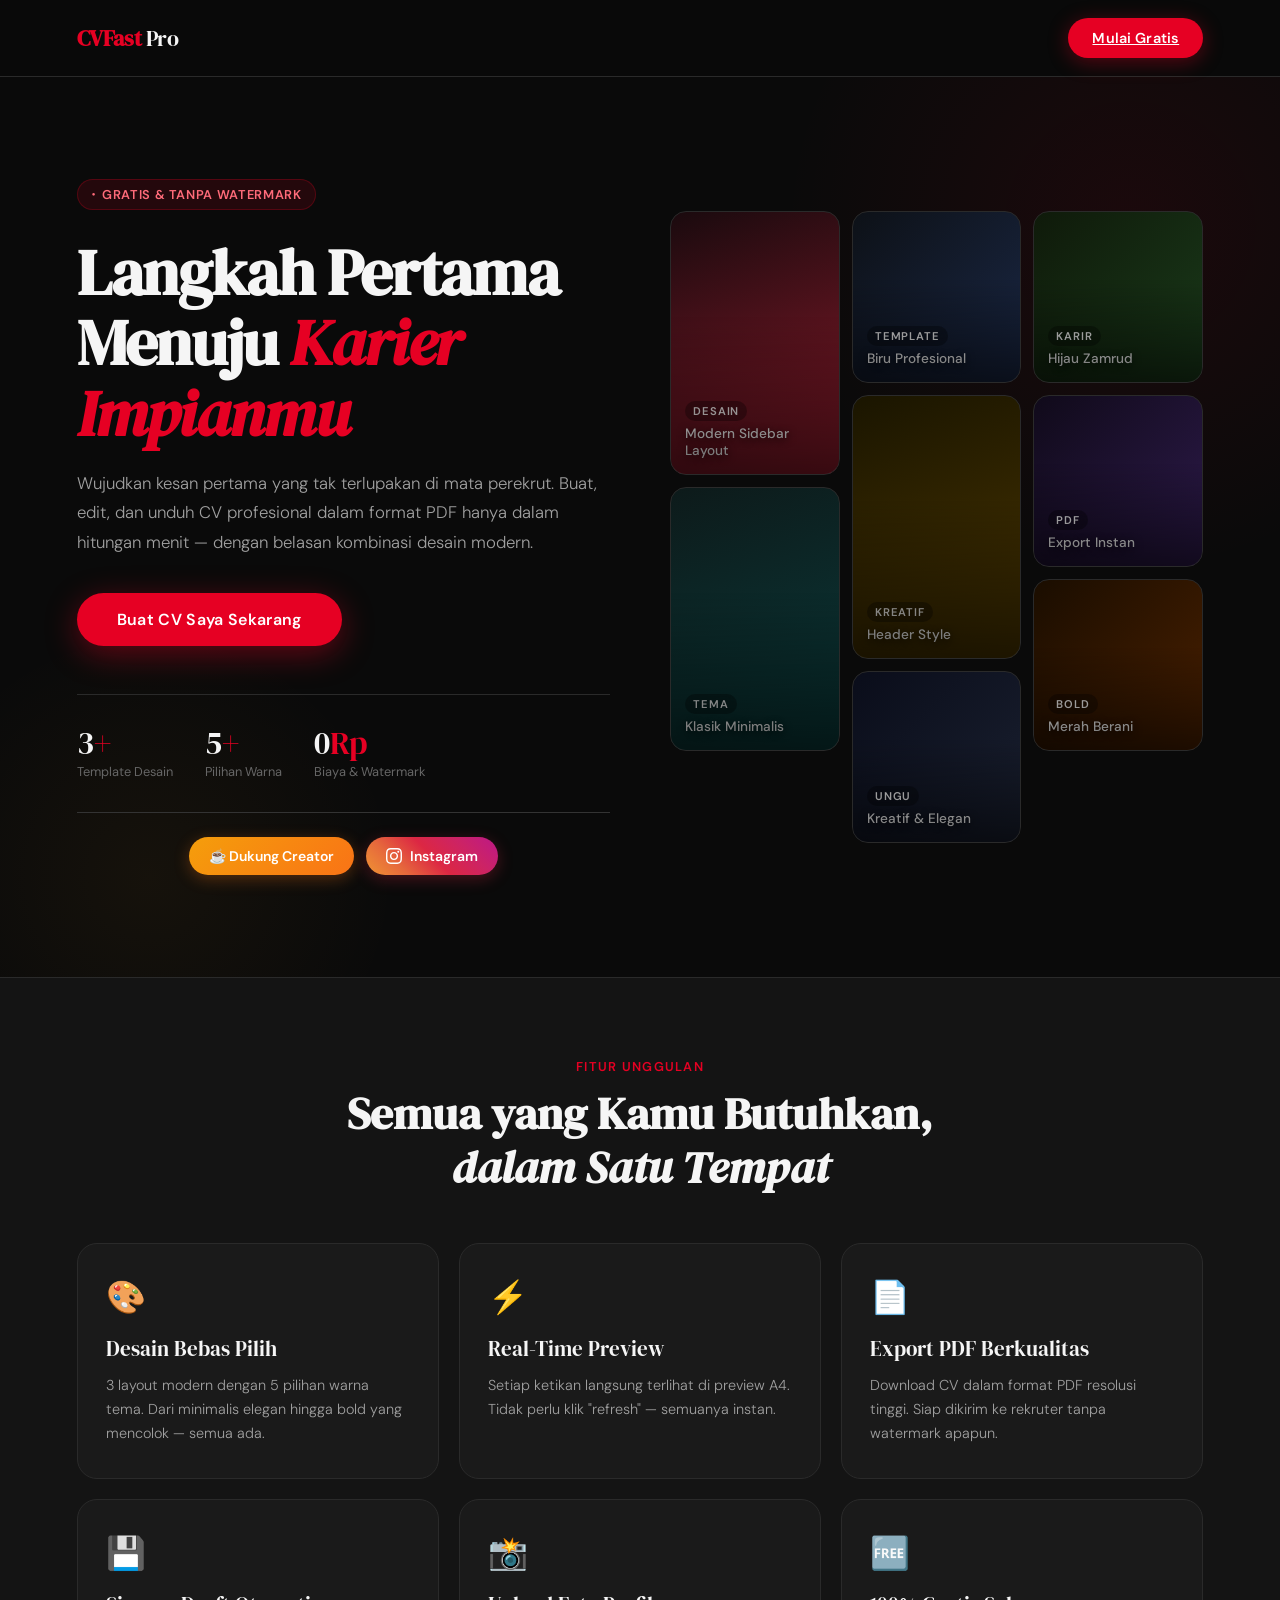
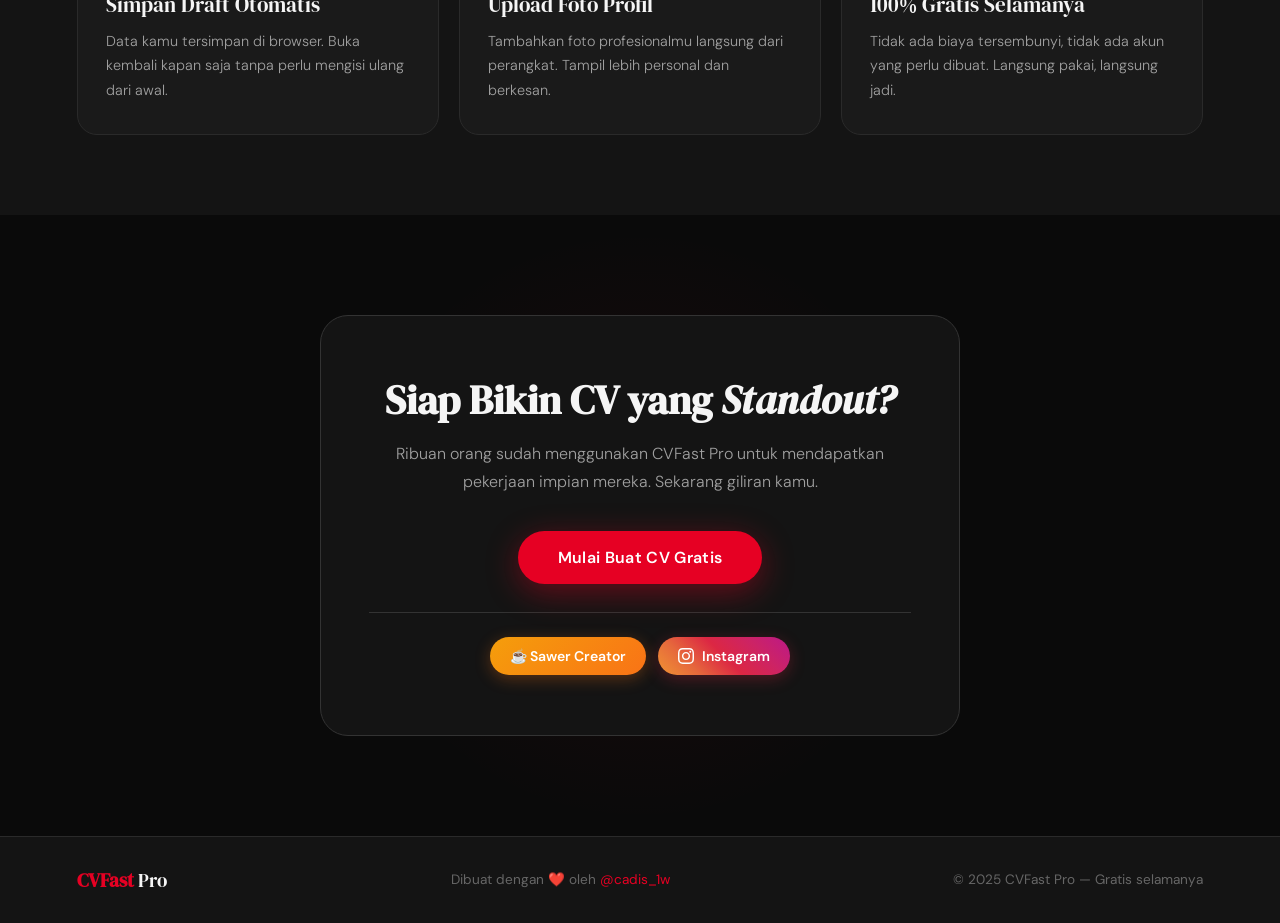
<file: index.html>
<!DOCTYPE html>
<html lang="id">
<head>
    <meta charset="UTF-8">
    <meta name="viewport" content="width=device-width, initial-scale=1.0">
    <meta name="google-site-verification" content="LxJG5aFXqgA5hO2muV0BV7WX-N5NAlKtzQ4gU8jWi6Q" />
    <meta name="description" content="CVFast Pro: Buat CV profesional, modern, dan gratis dengan cepat. Download CV PDF tanpa watermark.">
    <meta name="keywords" content="buat cv online, template cv gratis, cv profesional, aplikasi pembuat cv, cv builder pdf">
    <meta name="author" content="CVFast Pro">
    <meta property="og:title" content="CVFast Pro - Buat CV Profesional Gratis">
    <meta property="og:description" content="Buat CV impianmu dalam hitungan menit tanpa ribet.">
    <meta property="og:type" content="website">
    <meta property="og:url" content="https://felix-x0.github.io/">
    <title>CVFast Pro | Buat CV Profesional dengan Cepat</title>
    <link rel="stylesheet" href="style.css">
    <link href="https://fonts.googleapis.com/css2?family=DM+Serif+Display:ital@0;1&family=DM+Sans:ital,opsz,wght@0,9..40,300;0,9..40,400;0,9..40,500;0,9..40,600;1,9..40,300&display=swap" rel="stylesheet">
</head>
<body class="landing-page">

    <nav class="navbar">
        <div class="logo"><strong>CVFast</strong> Pro</div>
        <a href="editor.html" class="btn-primary">Mulai Gratis</a>
    </nav>

    <header class="hero">
        <div class="hero-content">
            <div class="badge">Gratis &amp; Tanpa Watermark</div>
            <h1>Langkah Pertama Menuju <span class="highlight">Karier Impianmu</span></h1>
            <p>Wujudkan kesan pertama yang tak terlupakan di mata perekrut. Buat, edit, dan unduh CV profesional dalam format PDF hanya dalam hitungan menit — dengan belasan kombinasi desain modern.</p>

            <div class="hero-buttons">
                <a href="editor.html" class="btn-large">Buat CV Saya Sekarang</a>
            </div>

            <div class="stats-row">
                <div class="stat">
                    <div class="stat-number">3<span>+</span></div>
                    <div class="stat-label">Template Desain</div>
                </div>
                <div class="stat">
                    <div class="stat-number">5<span>+</span></div>
                    <div class="stat-label">Pilihan Warna</div>
                </div>
                <div class="stat">
                    <div class="stat-number">0<span>Rp</span></div>
                    <div class="stat-label">Biaya & Watermark</div>
                </div>
            </div>

            <div class="creator-links">
                <a href="https://sociabuzz.com/cadis77/tribe" target="_blank" class="btn-donate">☕ Dukung Creator</a>
                <a href="https://www.instagram.com/cadis_1w?igsh=MXh3OXkzNWJyYjA5dQ%3D%3D&utm_source=qr" target="_blank" class="btn-ig">
                    <svg width="16" height="16" fill="currentColor" viewBox="0 0 24 24"><path d="M12 2.163c3.204 0 3.584.012 4.85.07 3.252.148 4.771 1.691 4.919 4.919.058 1.265.069 1.645.069 4.849 0 3.205-.012 3.584-.069 4.849-.149 3.225-1.664 4.771-4.919 4.919-1.266.058-1.644.07-4.85.07-3.204 0-3.584-.012-4.849-.07-3.26-.149-4.771-1.699-4.919-4.92-.058-1.265-.07-1.644-.07-4.849 0-3.204.013-3.583.07-4.849.149-3.227 1.664-4.771 4.919-4.919 1.266-.057 1.645-.069 4.849-.069zm0-2.163c-3.259 0-3.667.014-4.947.072-4.358.2-6.78 2.618-6.98 6.98-.059 1.281-.073 1.689-.073 4.948 0 3.259.014 3.668.072 4.948.2 4.358 2.618 6.78 6.98 6.98 1.281.058 1.689.072 4.948.072 3.259 0 3.668-.014 4.948-.072 4.354-.2 6.782-2.618 6.979-6.98.059-1.28.073-1.689.073-4.948 0-3.259-.014-3.667-.072-4.947-.196-4.354-2.617-6.78-6.979-6.98-1.281-.059-1.69-.073-4.949-.073zm0 5.838c-3.403 0-6.162 2.759-6.162 6.162s2.759 6.163 6.162 6.163 6.162-2.759 6.162-6.163c0-3.403-2.759-6.162-6.162-6.162zm0 10.162c-2.209 0-4-1.79-4-4 0-2.209 1.791-4 4-4s4 1.791 4 4c0 2.21-1.791 4-4 4zm6.406-11.845c-.796 0-1.441.645-1.441 1.44s.645 1.44 1.441 1.44c.795 0 1.439-.645 1.439-1.44s-.644-1.44-1.439-1.44z"/></svg>
                    Instagram
                </a>
            </div>
        </div>

        <!-- Pinterest-style moodboard -->
        <div class="hero-visual">
            <div class="pin-grid">
                <div class="pin-card pc-1">
                    <div class="pin-card-inner">
                        <span class="pin-card-tag">Desain</span>
                        <div class="pin-card-title">Modern Sidebar Layout</div>
                    </div>
                </div>
                <div class="pin-card pc-2">
                    <div class="pin-card-inner">
                        <span class="pin-card-tag">Template</span>
                        <div class="pin-card-title">Biru Profesional</div>
                    </div>
                </div>
                <div class="pin-card pc-3">
                    <div class="pin-card-inner">
                        <span class="pin-card-tag">Karir</span>
                        <div class="pin-card-title">Hijau Zamrud</div>
                    </div>
                </div>
                <div class="pin-card pc-4">
                    <div class="pin-card-inner">
                        <span class="pin-card-tag">Kreatif</span>
                        <div class="pin-card-title">Header Style</div>
                    </div>
                </div>
                <div class="pin-card pc-5">
                    <div class="pin-card-inner">
                        <span class="pin-card-tag">PDF</span>
                        <div class="pin-card-title">Export Instan</div>
                    </div>
                </div>
                <div class="pin-card pc-6">
                    <div class="pin-card-inner">
                        <span class="pin-card-tag">Tema</span>
                        <div class="pin-card-title">Klasik Minimalis</div>
                    </div>
                </div>
                <div class="pin-card pc-7">
                    <div class="pin-card-inner">
                        <span class="pin-card-tag">Bold</span>
                        <div class="pin-card-title">Merah Berani</div>
                    </div>
                </div>
                <div class="pin-card pc-8">
                    <div class="pin-card-inner">
                        <span class="pin-card-tag">Ungu</span>
                        <div class="pin-card-title">Kreatif &amp; Elegan</div>
                    </div>
                </div>
            </div>
        </div>
    </header>

    <!-- Features Section -->
    <section class="features-section">
        <div style="text-align:center; max-width: 600px; margin: 0 auto;">
            <div class="section-eyebrow">Fitur Unggulan</div>
            <h2 class="section-title">Semua yang Kamu Butuhkan,<br><em>dalam Satu Tempat</em></h2>
        </div>
        <div class="features-grid">
            <div class="feature-card">
                <span class="feature-icon">🎨</span>
                <div class="feature-title">Desain Bebas Pilih</div>
                <p class="feature-desc">3 layout modern dengan 5 pilihan warna tema. Dari minimalis elegan hingga bold yang mencolok — semua ada.</p>
            </div>
            <div class="feature-card">
                <span class="feature-icon">⚡</span>
                <div class="feature-title">Real-Time Preview</div>
                <p class="feature-desc">Setiap ketikan langsung terlihat di preview A4. Tidak perlu klik "refresh" — semuanya instan.</p>
            </div>
            <div class="feature-card">
                <span class="feature-icon">📄</span>
                <div class="feature-title">Export PDF Berkualitas</div>
                <p class="feature-desc">Download CV dalam format PDF resolusi tinggi. Siap dikirim ke rekruter tanpa watermark apapun.</p>
            </div>
            <div class="feature-card">
                <span class="feature-icon">💾</span>
                <div class="feature-title">Simpan Draft Otomatis</div>
                <p class="feature-desc">Data kamu tersimpan di browser. Buka kembali kapan saja tanpa perlu mengisi ulang dari awal.</p>
            </div>
            <div class="feature-card">
                <span class="feature-icon">📸</span>
                <div class="feature-title">Upload Foto Profil</div>
                <p class="feature-desc">Tambahkan foto profesionalmu langsung dari perangkat. Tampil lebih personal dan berkesan.</p>
            </div>
            <div class="feature-card">
                <span class="feature-icon">🆓</span>
                <div class="feature-title">100% Gratis Selamanya</div>
                <p class="feature-desc">Tidak ada biaya tersembunyi, tidak ada akun yang perlu dibuat. Langsung pakai, langsung jadi.</p>
            </div>
        </div>
    </section>

    <!-- CTA Section -->
    <section class="cta-section">
        <div class="cta-box">
            <h2>Siap Bikin CV yang <em>Standout?</em></h2>
            <p>Ribuan orang sudah menggunakan CVFast Pro untuk mendapatkan pekerjaan impian mereka. Sekarang giliran kamu.</p>
            <a href="editor.html" class="btn-large">Mulai Buat CV Gratis</a>
            <div class="creator-links" style="margin-top: 28px;">
                <a href="https://sociabuzz.com/cadis77/tribe" target="_blank" class="btn-donate">☕ Sawer Creator</a>
                <a href="https://www.instagram.com/cadis_1w?igsh=MXh3OXkzNWJyYjA5dQ%3D%3D&utm_source=qr" target="_blank" class="btn-ig">
                    <svg width="16" height="16" fill="currentColor" viewBox="0 0 24 24"><path d="M12 2.163c3.204 0 3.584.012 4.85.07 3.252.148 4.771 1.691 4.919 4.919.058 1.265.069 1.645.069 4.849 0 3.205-.012 3.584-.069 4.849-.149 3.225-1.664 4.771-4.919 4.919-1.266.058-1.644.07-4.85.07-3.204 0-3.584-.012-4.849-.07-3.26-.149-4.771-1.699-4.919-4.92-.058-1.265-.07-1.644-.07-4.849 0-3.204.013-3.583.07-4.849.149-3.227 1.664-4.771 4.919-4.919 1.266-.057 1.645-.069 4.849-.069zm0-2.163c-3.259 0-3.667.014-4.947.072-4.358.2-6.78 2.618-6.98 6.98-.059 1.281-.073 1.689-.073 4.948 0 3.259.014 3.668.072 4.948.2 4.358 2.618 6.78 6.98 6.98 1.281.058 1.689.072 4.948.072 3.259 0 3.668-.014 4.948-.072 4.354-.2 6.782-2.618 6.979-6.98.059-1.28.073-1.689.073-4.948 0-3.259-.014-3.667-.072-4.947-.196-4.354-2.617-6.78-6.979-6.98-1.281-.059-1.69-.073-4.949-.073zm0 5.838c-3.403 0-6.162 2.759-6.162 6.162s2.759 6.163 6.162 6.163 6.162-2.759 6.162-6.163c0-3.403-2.759-6.162-6.162-6.162zm0 10.162c-2.209 0-4-1.79-4-4 0-2.209 1.791-4 4-4s4 1.791 4 4c0 2.21-1.791 4-4 4zm6.406-11.845c-.796 0-1.441.645-1.441 1.44s.645 1.44 1.441 1.44c.795 0 1.439-.645 1.439-1.44s-.644-1.44-1.439-1.44z"/></svg>
                    Instagram
                </a>
            </div>
        </div>
    </section>

    <footer class="landing-footer">
        <div class="footer-logo"><strong>CVFast</strong> Pro</div>
        <div class="footer-text">Dibuat dengan ❤️ oleh <a href="https://www.instagram.com/cadis_1w" target="_blank" style="color: var(--pin-red); text-decoration: none;">@cadis_1w</a></div>
        <div class="footer-text">© 2025 CVFast Pro — Gratis selamanya</div>
    </footer>

</body>
</html>
</file>
<file: style.css>
@import url('https://fonts.googleapis.com/css2?family=DM+Serif+Display:ital@0;1&family=DM+Sans:ital,opsz,wght@0,9..40,300;0,9..40,400;0,9..40,500;0,9..40,600;1,9..40,300&display=swap');

:root {
    --pin-red: #E60023;
    --pin-red-dark: #AD081B;
    --pin-red-light: #FF2B45;
    --dark-bg: #0a0a0a;
    --dark-surface: #141414;
    --dark-card: #1a1a1a;
    --dark-border: #2a2a2a;
    --dark-border-light: #333;
    --text-primary: #f5f5f5;
    --text-secondary: #a0a0a0;
    --text-muted: #666;
    --accent-warm: #FF6B35;
    --accent-gold: #F5A623;
    --app-bg: #0a0a0a;
    --app-text: #f5f5f5;
    --app-border: #2a2a2a;
    --app-primary: #E60023;
}

* { margin: 0; padding: 0; box-sizing: border-box; }
body { background-color: var(--dark-bg); color: var(--text-primary); font-family: 'DM Sans', sans-serif; -webkit-font-smoothing: antialiased; }

/* ─── CURSOR ─── */
*, *::before, *::after { cursor: default; }
a, button, [role="button"], select, input[type="file"], input[type="submit"] { cursor: pointer !important; }

/* ─── SCROLLBAR ─── */
::-webkit-scrollbar { width: 6px; }
::-webkit-scrollbar-track { background: var(--dark-bg); }
::-webkit-scrollbar-thumb { background: #333; border-radius: 3px; }
::-webkit-scrollbar-thumb:hover { background: #444; }

/* ─── UI BUTTONS ─── */
.btn-primary, .btn-secondary, .btn-large {
    padding: 11px 24px; border-radius: 100px; border: none; cursor: pointer !important;
    font-weight: 600; font-family: 'DM Sans', sans-serif; transition: all 0.25s cubic-bezier(0.34, 1.56, 0.64, 1); letter-spacing: 0.01em; font-size: 0.9rem;
}
.btn-primary { background: var(--pin-red); color: white; box-shadow: 0 4px 20px rgba(230, 0, 35, 0.35); }
.btn-primary:hover { background: var(--pin-red-light); transform: translateY(-2px); box-shadow: 0 8px 30px rgba(230, 0, 35, 0.5); }
.btn-secondary { background: var(--dark-card); color: var(--text-primary); border: 1px solid var(--dark-border-light); }
.btn-secondary:hover { background: #222; border-color: #555; transform: translateY(-1px); }
.btn-large {
    font-size: 1rem; padding: 16px 40px; display: inline-block; text-decoration: none;
    background: var(--pin-red); color: white; letter-spacing: 0.02em;
    box-shadow: 0 8px 32px rgba(230, 0, 35, 0.4); border-radius: 100px;
    transition: all 0.3s cubic-bezier(0.34, 1.56, 0.64, 1);
}
.btn-large:hover { background: var(--pin-red-light); transform: translateY(-3px) scale(1.02); box-shadow: 0 16px 48px rgba(230, 0, 35, 0.55); }

/* ─── DONATE / IG BUTTONS ─── */
.creator-links { display: flex; justify-content: center; gap: 12px; margin-top: 32px; padding-top: 24px; border-top: 1px solid var(--dark-border-light); }
.btn-donate {
    background: linear-gradient(135deg, #f59e0b, #f97316); color: white;
    padding: 10px 20px; border-radius: 100px; text-decoration: none;
    font-size: 0.875rem; font-weight: 600; font-family: 'DM Sans', sans-serif;
    display: flex; align-items: center; gap: 8px; transition: all 0.25s ease;
    box-shadow: 0 4px 16px rgba(249, 115, 22, 0.3);
}
.btn-donate:hover { transform: translateY(-2px); box-shadow: 0 8px 24px rgba(249, 115, 22, 0.5); }
.btn-ig {
    background: linear-gradient(45deg, #f09433, #e6683c, #dc2743, #cc2366, #bc1888);
    color: white; padding: 10px 20px; border-radius: 100px; text-decoration: none;
    font-size: 0.875rem; font-weight: 600; font-family: 'DM Sans', sans-serif;
    display: flex; align-items: center; gap: 8px; transition: all 0.25s ease;
    box-shadow: 0 4px 16px rgba(220, 39, 67, 0.3);
}
.btn-ig:hover { transform: translateY(-2px); box-shadow: 0 8px 24px rgba(220, 39, 67, 0.5); }

/* ─────────────────────────────────────────
   LANDING PAGE
───────────────────────────────────────── */
.landing-page { overflow-x: hidden; }

/* NAVBAR */
.navbar {
    display: flex; justify-content: space-between; align-items: center;
    padding: 18px 6%; background: rgba(10,10,10,0.85);
    backdrop-filter: blur(20px); -webkit-backdrop-filter: blur(20px);
    border-bottom: 1px solid var(--dark-border);
    position: sticky; top: 0; z-index: 100;
    animation: slideDown 0.6s ease both;
}
@keyframes slideDown { from { transform: translateY(-100%); opacity: 0; } to { transform: translateY(0); opacity: 1; } }
.logo { font-size: 1.4rem; color: var(--text-primary); font-family: 'DM Serif Display', serif; letter-spacing: -0.02em; }
.logo strong { color: var(--pin-red); font-family: 'DM Serif Display', serif; }

/* HERO */
.hero {
    min-height: 100vh; display: grid; grid-template-columns: 1fr 1fr;
    align-items: center; padding: 80px 6%;
    background: var(--dark-bg);
    position: relative; overflow: hidden;
    gap: 60px;
}

/* Background decoration */
.hero::before {
    content: ''; position: absolute; top: -200px; right: -200px;
    width: 700px; height: 700px; border-radius: 50%;
    background: radial-gradient(circle, rgba(230,0,35,0.08) 0%, transparent 70%);
    pointer-events: none;
}
.hero::after {
    content: ''; position: absolute; bottom: -150px; left: -100px;
    width: 500px; height: 500px; border-radius: 50%;
    background: radial-gradient(circle, rgba(245,166,35,0.05) 0%, transparent 70%);
    pointer-events: none;
}

/* Hero Left */
.hero-content { position: relative; z-index: 2; animation: fadeInLeft 0.8s ease 0.2s both; }
@keyframes fadeInLeft { from { opacity: 0; transform: translateX(-40px); } to { opacity: 1; transform: translateX(0); } }

.badge {
    display: inline-flex; align-items: center; gap: 6px;
    background: rgba(230, 0, 35, 0.12); color: #ff6b7a;
    padding: 6px 14px; border-radius: 100px; font-size: 0.8rem; font-weight: 600;
    border: 1px solid rgba(230, 0, 35, 0.25); margin-bottom: 28px;
    letter-spacing: 0.05em; text-transform: uppercase;
}
.badge::before { content: '●'; font-size: 6px; animation: pulse 2s infinite; }
@keyframes pulse { 0%, 100% { opacity: 1; } 50% { opacity: 0.3; } }

.hero h1 {
    font-family: 'DM Serif Display', serif;
    font-size: clamp(2.8rem, 5vw, 4.2rem);
    line-height: 1.1; color: var(--text-primary);
    margin-bottom: 20px; letter-spacing: -0.02em;
}
.highlight {
    color: var(--pin-red);
    font-style: italic;
    position: relative;
}
.hero p {
    font-size: 1.05rem; color: var(--text-secondary);
    line-height: 1.75; margin-bottom: 36px; max-width: 520px;
    font-weight: 300;
}
.hero-buttons { display: flex; gap: 14px; align-items: center; flex-wrap: wrap; }

/* Hero Right — Pinterest Moodboard Grid */
.hero-visual { position: relative; z-index: 2; animation: fadeInRight 0.8s ease 0.4s both; }
@keyframes fadeInRight { from { opacity: 0; transform: translateX(40px); } to { opacity: 1; transform: translateX(0); } }

.pin-grid {
    display: grid;
    grid-template-columns: repeat(3, 1fr);
    grid-auto-rows: 80px;
    gap: 12px;
}

.pin-card {
    border-radius: 16px;
    overflow: hidden;
    position: relative;
    transition: transform 0.3s cubic-bezier(0.34,1.56,0.64,1), box-shadow 0.3s ease;
    cursor: pointer !important;
    border: 1px solid var(--dark-border);
}
.pin-card:hover { transform: translateY(-4px) scale(1.02); box-shadow: 0 20px 40px rgba(0,0,0,0.5); z-index: 5; }
.pin-card-inner { width: 100%; height: 100%; display: flex; flex-direction: column; justify-content: flex-end; padding: 14px; }
.pin-card-tag { font-size: 0.7rem; font-weight: 600; text-transform: uppercase; letter-spacing: 0.08em; color: rgba(255,255,255,0.9); background: rgba(0,0,0,0.3); display: inline-block; padding: 3px 8px; border-radius: 100px; backdrop-filter: blur(4px); width: fit-content; }
.pin-card-title { font-size: 0.85rem; font-weight: 500; color: white; margin-top: 4px; text-shadow: 0 2px 8px rgba(0,0,0,0.8); line-height: 1.3; }

/* Individual card spans and colors */
.pc-1 { grid-row: span 3; background: linear-gradient(160deg, #1a0a0e 0%, #8B1a2a 100%); }
.pc-2 { grid-row: span 2; background: linear-gradient(135deg, #0d1117 0%, #1a2744 100%); }
.pc-3 { grid-row: span 2; background: linear-gradient(135deg, #0f1a0a 0%, #1a3a1a 100%); }
.pc-4 { grid-row: span 3; background: linear-gradient(160deg, #1a1500 0%, #4a3500 100%); }
.pc-5 { grid-row: span 2; background: linear-gradient(135deg, #100a1a 0%, #2d1a4a 100%); }
.pc-6 { grid-row: span 3; background: linear-gradient(160deg, #0d1a1a 0%, #0a3a3a 100%); }
.pc-7 { grid-row: span 2; background: linear-gradient(135deg, #1a0d00 0%, #4a2000 100%); }
.pc-8 { grid-row: span 2; background: linear-gradient(135deg, #0a0d1a 0%, #1a2030 100%); }

/* Card decorative elements */
.pin-card::after {
    content: ''; position: absolute; top: 0; left: 0; right: 0; bottom: 0;
    background: linear-gradient(to bottom, transparent 40%, rgba(0,0,0,0.6) 100%);
    pointer-events: none;
}

/* Stats row */
.stats-row {
    display: flex; gap: 32px; margin-top: 48px;
    padding-top: 32px; border-top: 1px solid var(--dark-border);
    animation: fadeInUp 0.8s ease 0.6s both;
}
@keyframes fadeInUp { from { opacity: 0; transform: translateY(20px); } to { opacity: 1; transform: translateY(0); } }
.stat { text-align: left; }
.stat-number { font-family: 'DM Serif Display', serif; font-size: 2rem; color: var(--text-primary); line-height: 1; }
.stat-number span { color: var(--pin-red); }
.stat-label { font-size: 0.8rem; color: var(--text-muted); margin-top: 4px; font-weight: 400; }

/* Feature Cards Row */
.features-section {
    padding: 80px 6%; background: var(--dark-surface);
    border-top: 1px solid var(--dark-border);
}
.features-grid {
    display: grid; grid-template-columns: repeat(3, 1fr); gap: 20px; max-width: 1200px; margin: 48px auto 0;
}
.feature-card {
    background: var(--dark-card); border: 1px solid var(--dark-border);
    border-radius: 20px; padding: 32px 28px;
    transition: all 0.3s ease; position: relative; overflow: hidden;
}
.feature-card::before {
    content: ''; position: absolute; top: 0; left: 0; right: 0; height: 2px;
    background: linear-gradient(90deg, var(--pin-red), var(--accent-warm));
    transform: scaleX(0); transform-origin: left; transition: transform 0.3s ease;
}
.feature-card:hover { border-color: var(--dark-border-light); transform: translateY(-4px); box-shadow: 0 20px 40px rgba(0,0,0,0.4); }
.feature-card:hover::before { transform: scaleX(1); }
.feature-icon { font-size: 2rem; margin-bottom: 16px; display: block; }
.feature-title { font-family: 'DM Serif Display', serif; font-size: 1.3rem; margin-bottom: 10px; color: var(--text-primary); }
.feature-desc { font-size: 0.9rem; color: var(--text-secondary); line-height: 1.7; font-weight: 300; }

.section-eyebrow { font-size: 0.8rem; font-weight: 600; text-transform: uppercase; letter-spacing: 0.1em; color: var(--pin-red); margin-bottom: 12px; }
.section-title { font-family: 'DM Serif Display', serif; font-size: clamp(2rem, 3.5vw, 2.8rem); color: var(--text-primary); line-height: 1.2; }

/* CTA Section */
.cta-section {
    padding: 100px 6%; text-align: center; background: var(--dark-bg);
    position: relative; overflow: hidden;
}
.cta-section::before {
    content: ''; position: absolute; top: 50%; left: 50%; transform: translate(-50%, -50%);
    width: 600px; height: 600px; border-radius: 50%;
    background: radial-gradient(circle, rgba(230,0,35,0.07) 0%, transparent 70%);
    pointer-events: none;
}
.cta-box {
    max-width: 640px; margin: 0 auto; position: relative; z-index: 2;
    background: var(--dark-surface); border: 1px solid var(--dark-border-light);
    border-radius: 28px; padding: 60px 48px;
}
.cta-box h2 { font-family: 'DM Serif Display', serif; font-size: 2.5rem; margin-bottom: 16px; line-height: 1.2; }
.cta-box p { color: var(--text-secondary); margin-bottom: 36px; font-size: 1rem; line-height: 1.7; font-weight: 300; }

/* Footer */
.landing-footer {
    padding: 30px 6%; border-top: 1px solid var(--dark-border);
    display: flex; justify-content: space-between; align-items: center;
    background: var(--dark-surface); flex-wrap: wrap; gap: 16px;
}
.footer-logo { font-family: 'DM Serif Display', serif; font-size: 1.2rem; }
.footer-logo strong { color: var(--pin-red); }
.footer-text { font-size: 0.85rem; color: var(--text-muted); }


/* ─────────────────────────────────────────
   EDITOR PAGE
───────────────────────────────────────── */
.editor-page { background: var(--dark-bg); }

.editor-nav {
    display: flex; justify-content: space-between; align-items: center;
    padding: 14px 3%; background: var(--dark-surface);
    border-bottom: 1px solid var(--dark-border);
    position: sticky; top: 0; z-index: 50;
}
.editor-container { display: flex; height: calc(100vh - 65px); }

/* Form Section */
.form-section {
    width: 360px; min-width: 320px; background: var(--dark-surface);
    padding: 24px; overflow-y: auto; border-right: 1px solid var(--dark-border);
    flex-shrink: 0;
}
.form-section h3 {
    margin-top: 24px; margin-bottom: 14px; color: var(--text-primary);
    font-size: 0.75rem; font-weight: 600; text-transform: uppercase;
    letter-spacing: 0.12em; font-family: 'DM Sans', sans-serif;
    display: flex; align-items: center; gap: 8px;
}
.form-section h3::before { content: ''; display: block; width: 3px; height: 14px; background: var(--pin-red); border-radius: 2px; }
.form-section hr { border: none; border-top: 1px solid var(--dark-border); margin: 20px 0; }
.input-row { display: flex; gap: 12px; }
.input-row .input-group { flex: 1; }
.input-group { margin-bottom: 14px; }
.input-group label {
    display: block; font-size: 0.78rem; font-weight: 500;
    margin-bottom: 6px; color: var(--text-secondary);
}
.input-group input,
.input-group textarea,
.input-group select {
    width: 100%; padding: 9px 12px; border: 1px solid var(--dark-border);
    border-radius: 8px; outline: none; background: var(--dark-card);
    font-family: 'DM Sans', sans-serif; font-size: 0.875rem;
    color: var(--text-primary); transition: border-color 0.2s ease, box-shadow 0.2s ease;
    -webkit-appearance: none; appearance: none;
}
.input-group input:focus,
.input-group textarea:focus,
.input-group select:focus {
    border-color: var(--pin-red); background: var(--dark-card);
    box-shadow: 0 0 0 3px rgba(230, 0, 35, 0.12);
}
.input-group select {
    background-image: url("data:image/svg+xml,%3Csvg xmlns='http://www.w3.org/2000/svg' width='12' height='8' viewBox='0 0 12 8'%3E%3Cpath d='M1 1l5 5 5-5' stroke='%23666' stroke-width='1.5' fill='none' stroke-linecap='round'/%3E%3C/svg%3E");
    background-repeat: no-repeat; background-position: right 12px center;
    padding-right: 36px;
}
.input-group input::placeholder, .input-group textarea::placeholder { color: #444; }

.control-panel {
    background: var(--dark-card); padding: 16px; border-radius: 12px;
    border: 1px solid var(--dark-border); margin-bottom: 4px;
}
.control-panel h3 { margin-top: 0; }

/* Preview Section */
.preview-section {
    flex: 1; padding: 40px; overflow-y: auto;
    display: flex; justify-content: center; background: #0f0f0f;
    background-image: radial-gradient(circle at 1px 1px, rgba(255,255,255,0.03) 1px, transparent 0);
    background-size: 24px 24px;
}

.a4-paper {
    width: 210mm; min-height: 297mm;
    background: white; box-shadow: 0 20px 60px rgba(0,0,0,0.6);
    position: relative; overflow: hidden;
    border-radius: 2px;
}

/* Sidebar Support */
.sidebar-support {
    margin-top: 24px; padding: 16px; background: var(--dark-card);
    border: 1px dashed var(--dark-border-light); border-radius: 12px; text-align: center;
}
.sidebar-support p { font-size: 0.8rem; color: var(--text-muted); margin-bottom: 10px; }

/* ─── CV THEME COLORS ─── */
.theme-blue { --cv-color: #2563eb; --cv-text-light: #eff6ff; }
.theme-dark { --cv-color: #1e293b; --cv-text-light: #f8fafc; }
.theme-emerald { --cv-color: #059669; --cv-text-light: #ecfdf5; }
.theme-red { --cv-color: #dc2626; --cv-text-light: #fef2f2; }
.theme-purple { --cv-color: #7c3aed; --cv-text-light: #f5f3ff; }

/* ─── CV LAYOUTS ─── */
.layout-sidebar { display: flex; }
.layout-sidebar .cv-left { width: 35%; background: var(--cv-color); color: var(--cv-text-light); padding: 40px 30px; }
.layout-sidebar .cv-right { width: 65%; padding: 40px 30px; background: white; }
.layout-sidebar #cvPhoto { width: 150px; height: 150px; border-radius: 50%; object-fit: cover; border: 4px solid rgba(255,255,255,0.2); margin-bottom: 30px; display: block; }
.layout-sidebar .header-name h1 { font-size: 2.5rem; color: #0f172a; line-height: 1.1; margin-bottom: 5px; font-family: 'DM Serif Display', serif; }
.layout-sidebar .header-name h2 { font-size: 1.2rem; color: var(--cv-color); font-weight: 400; margin-bottom: 30px; }

.layout-header { display: block; }
.layout-header .cv-left { display: flex; justify-content: space-around; background: var(--cv-color); color: var(--cv-text-light); padding: 20px; text-align: center; }
.layout-header #cvPhoto { position: absolute; top: 20px; left: 40px; width: 100px; height: 100px; border-radius: 10px; object-fit: cover; }
.layout-header .cv-right { padding: 40px; padding-top: 20px; }
.layout-header .header-name { text-align: right; padding-bottom: 20px; border-bottom: 3px solid var(--cv-color); margin-bottom: 20px; }
.layout-header .header-name h1 { font-size: 3rem; color: var(--cv-color); font-family: 'DM Serif Display', serif; }

.layout-minimalist { display: block; padding: 40px; }
.layout-minimalist .cv-left { color: #333; margin-bottom: 20px; border-bottom: 1px solid #ccc; padding-bottom: 10px; display: flex; justify-content: space-between; }
.layout-minimalist .cv-right { padding: 0; }
.layout-minimalist #cvPhoto { width: 100px; height: 100px; border-radius: 50%; object-fit: cover; float: left; margin-right: 20px; }
.layout-minimalist .header-name h1 { font-size: 2.5rem; color: #111; font-family: 'DM Serif Display', serif; }
.layout-minimalist .header-name h2 { font-size: 1.2rem; color: #555; margin-bottom: 20px; }
.layout-minimalist .cv-section h3 { color: var(--cv-color); border-bottom: 2px solid var(--cv-color); display: inline-block; margin-bottom: 15px; }

/* ─── CV COMMON ELEMENTS ─── */
.cv-section { margin-bottom: 25px; }
.layout-sidebar .cv-section h3 { color: #0f172a; text-transform: uppercase; font-size: 1rem; letter-spacing: 0.05em; border-bottom: 2px solid var(--cv-color); padding-bottom: 5px; margin-bottom: 15px; }
.contact-box h4, .skills-box h4 { text-transform: uppercase; font-size: 0.8rem; letter-spacing: 0.1em; margin-bottom: 10px; border-bottom: 1px solid rgba(255,255,255,0.3); padding-bottom: 5px; margin-top: 20px; }
.contact-box p { font-size: 0.85rem; margin-bottom: 8px; word-break: break-all; }
.skills-box ul { list-style-type: none; padding: 0; }
.skills-box ul li { font-size: 0.9rem; margin-bottom: 8px; position: relative; padding-left: 15px; }
.skills-box ul li::before { content: "•"; position: absolute; left: 0; }
.timeline-item { margin-bottom: 15px; }
.timeline-item h4 { font-size: 1rem; color: #1e293b; }
.timeline-item .date { font-size: 0.85rem; color: var(--cv-color); font-weight: 600; display: block; margin-bottom: 5px; }
.timeline-item p { font-size: 0.9rem; color: #475569; line-height: 1.6; }
.cv-section > p { font-size: 0.9rem; color: #475569; line-height: 1.6; }

/* ─── RESPONSIVE ─── */
@media (max-width: 900px) {
    .editor-container { flex-direction: column; overflow: visible; }
    .form-section { width: 100%; min-width: 0; height: auto; overflow: visible; }
    .preview-section { width: 100%; height: auto; overflow: visible; padding: 24px; }
    .a4-paper { transform: scale(0.75); transform-origin: top center; margin-bottom: -250px; }
}
@media (max-width: 768px) {
    .hero { grid-template-columns: 1fr; padding: 60px 5%; }
    .hero-visual { display: none; }
    .features-grid { grid-template-columns: 1fr; }
    .stats-row { gap: 20px; }
}
</file>
